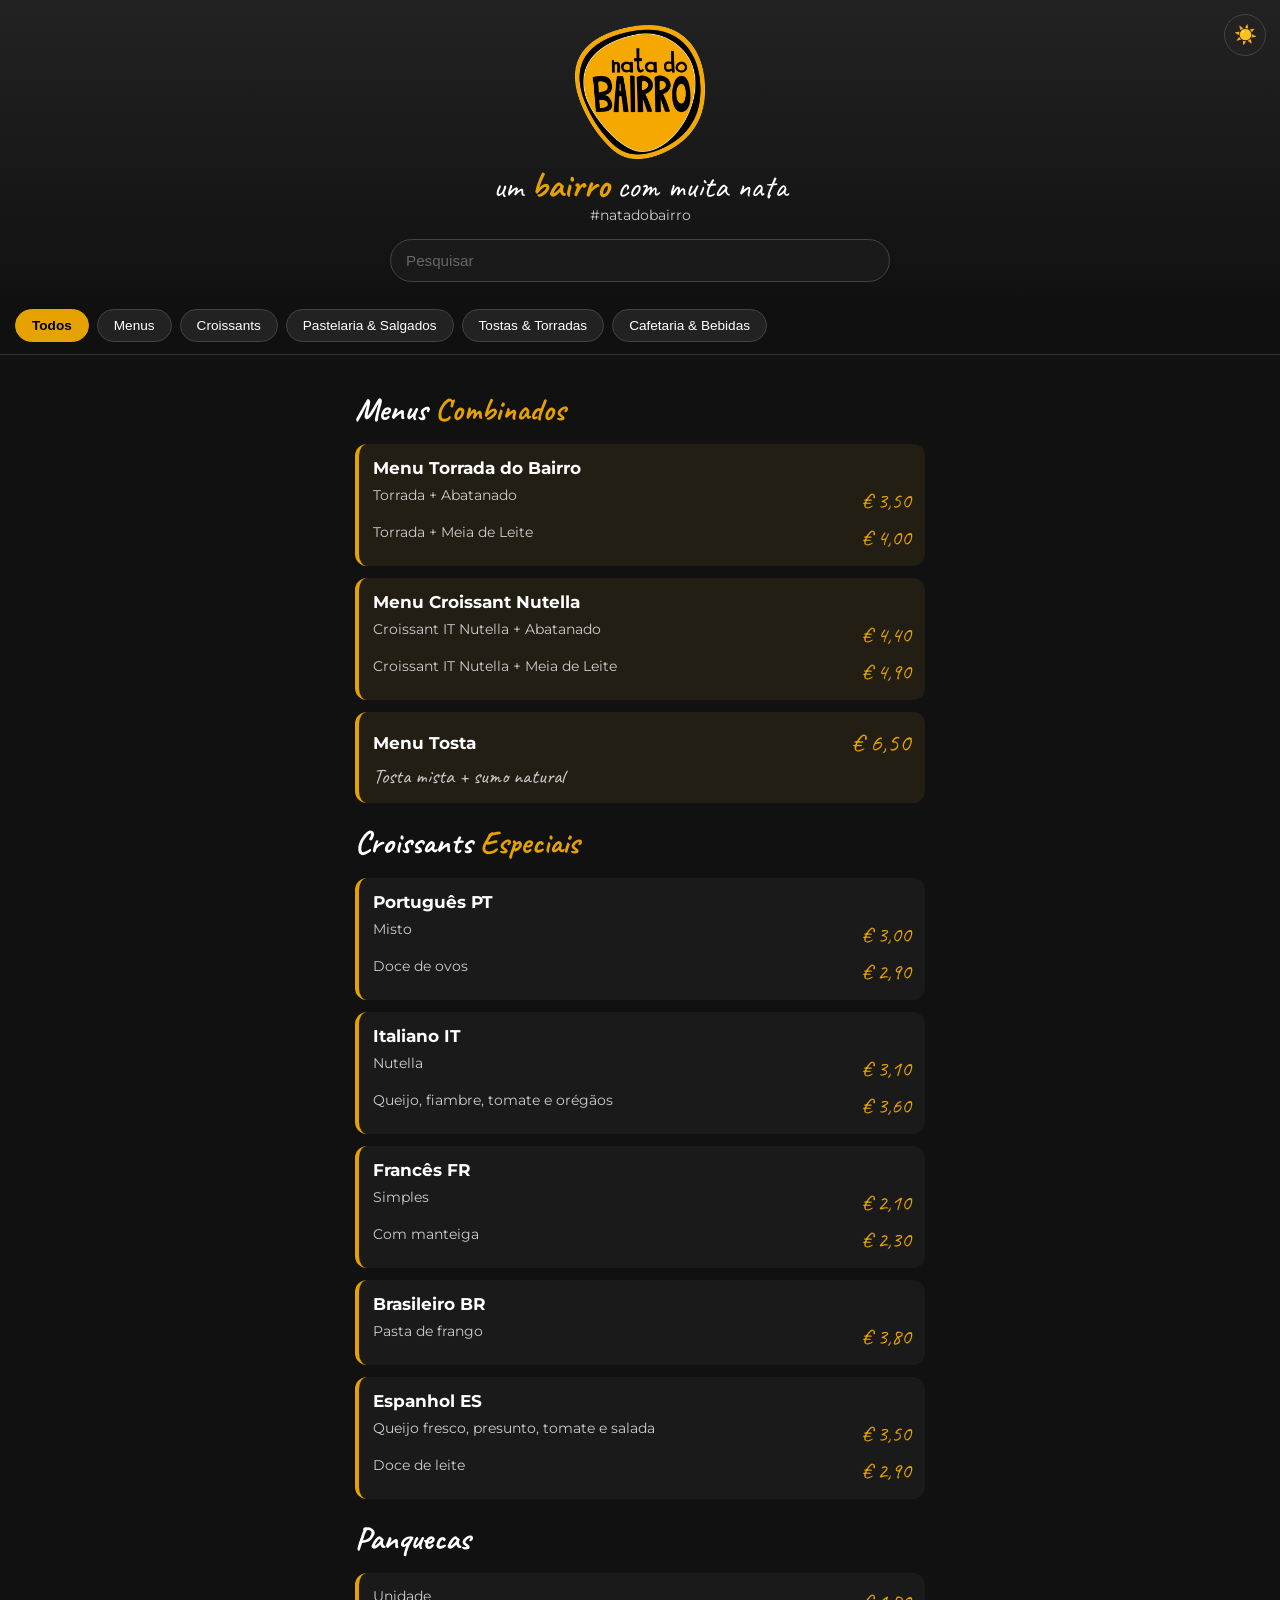
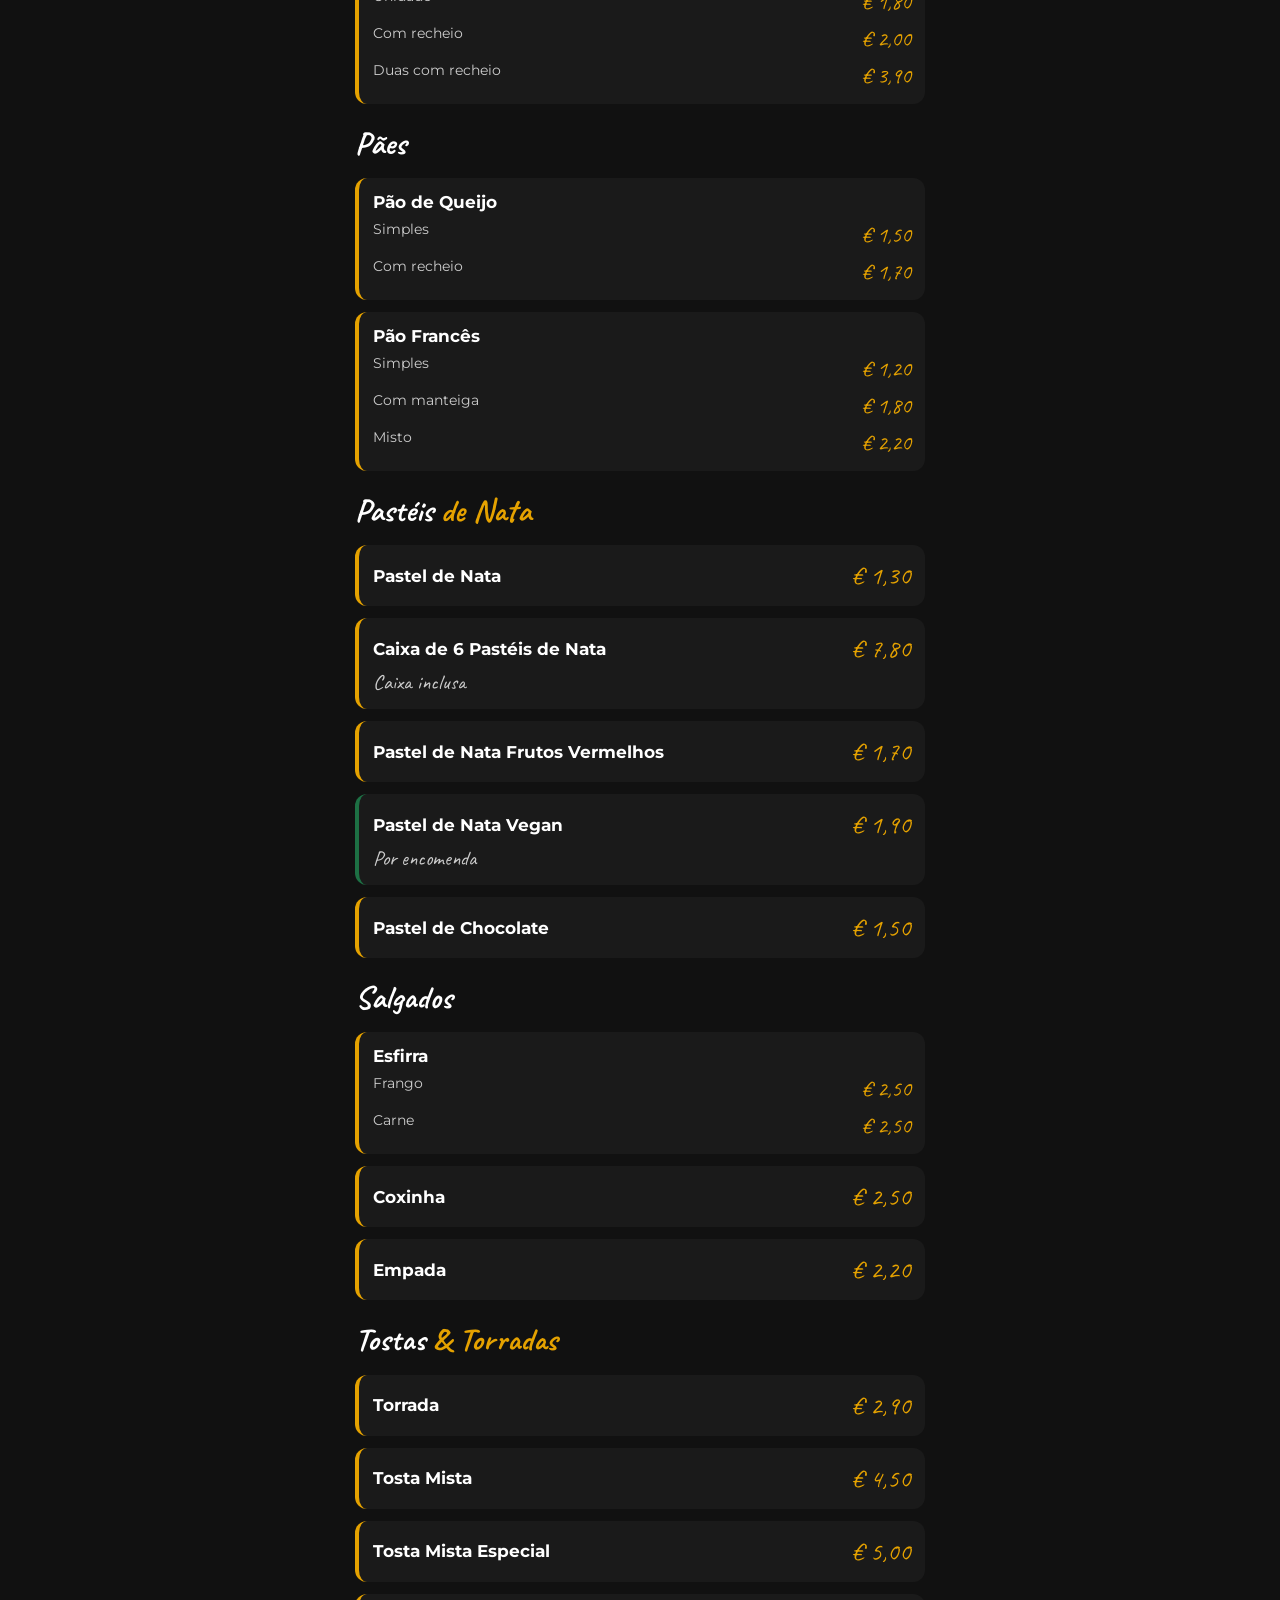
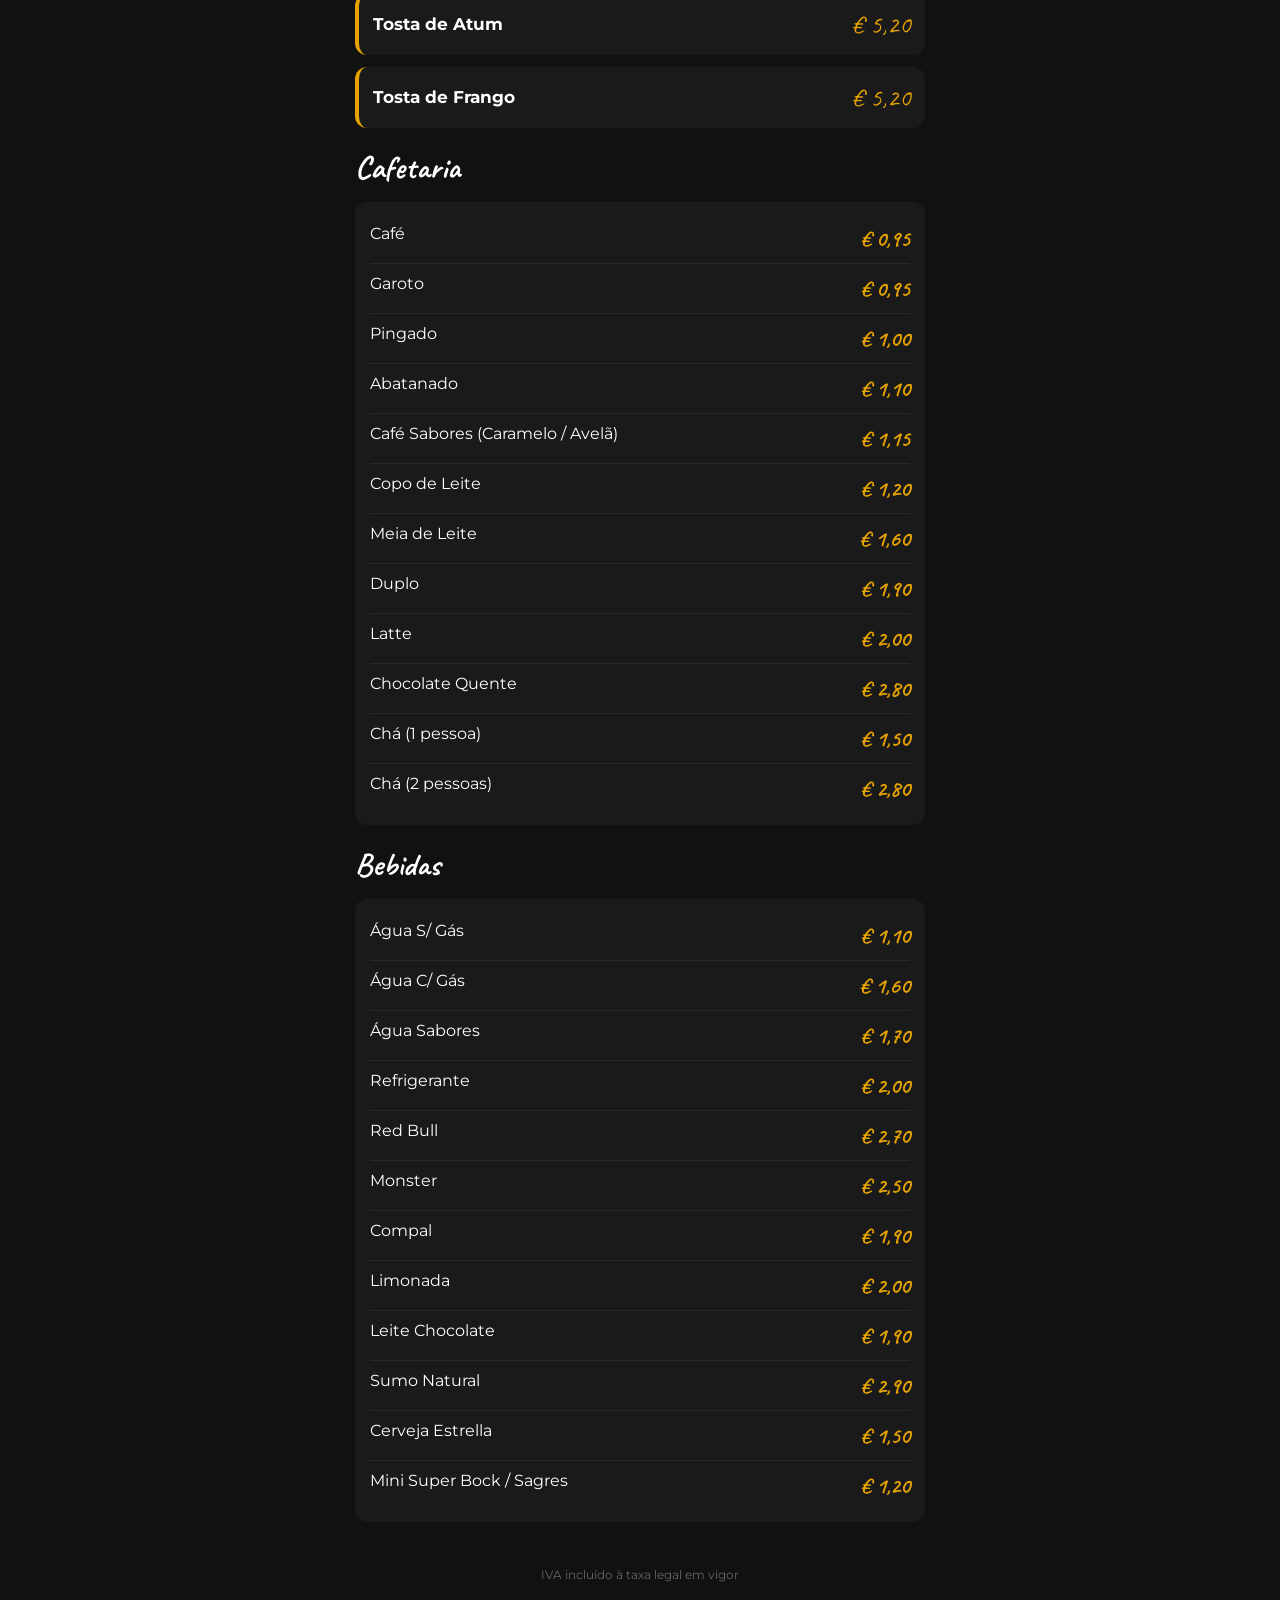
<file: index.html>
<!DOCTYPE html>
<html lang="pt-PT" data-theme="dark">
<head>
  <meta charset="UTF-8">
  <meta name="viewport" content="width=device-width, initial-scale=1.0">
  <meta name="theme-color" content="#111111">
  <title>Nata do Bairro - Menu Digital</title>

  <!-- Aplica o tema guardado antes de desenhar a página  -->
  <script>
    try {
      var t = localStorage.getItem('theme');
      if (t === 'light' || t === 'dark') document.documentElement.setAttribute('data-theme', t);
    } catch (e) {}
  </script>

  <link rel="stylesheet" href="style.css">
  <link rel="preconnect" href="https://fonts.googleapis.com">
  <link rel="preconnect" href="https://fonts.gstatic.com" crossorigin>
  <link href="https://fonts.googleapis.com/css2?family=Caveat:wght@700&family=Montserrat:wght@400;600;700&display=swap" rel="stylesheet">
</head>
<body>

  <header class="header">
    <button id="themeToggle" class="theme-toggle" onclick="toggleTheme()" aria-label="Mudar para tema claro" title="Mudar tema">
      <span class="icon-sun" aria-hidden="true">☀️</span>
      <span class="icon-moon" aria-hidden="true">🌙</span>
    </button>

    <div class="logo-area">
      <img src="logo.png" alt="Nata do Bairro" class="logo">
      <p class="tagline">um <b>bairro</b> com muita nata</p>
      <span class="hashtag">#natadobairro</span>
    </div>

    <div class="search-box">
      <input type="text" id="searchInput" placeholder="Pesquisar" oninput="searchMenu()">
      <button id="clearSearch" onclick="clearSearch()" style="display: none;" aria-label="Limpar pesquisa">✕</button>
    </div>
  </header>

  <nav class="categories-nav">
    <button class="nav-btn active" onclick="filterCategory('todos', event)">Todos</button>
    <button class="nav-btn" onclick="filterCategory('menus', event)">Menus</button>
    <button class="nav-btn" onclick="filterCategory('croissants', event)">Croissants</button>
    <button class="nav-btn" onclick="filterCategory('especiais', event)">Pastelaria & Salgados</button>
    <button class="nav-btn" onclick="filterCategory('tostas', event)">Tostas & Torradas</button>
    <button class="nav-btn" onclick="filterCategory('cafetaria', event)">Cafetaria & Bebidas</button>
  </nav>

  <div id="noResults" class="no-results" style="display: none;">
    <p>Nenhum produto encontrado para a sua pesquisa.</p>
  </div>

  <main class="menu-container">

    <!-- MENUS COMBINADOS -->
    <section class="menu-section" data-category="menus">
      <h2 class="section-title">Menus <span>Combinados</span></h2>

      <div class="card highlight" data-keywords="menu torrada do bairro abatanado meia de leite">
        <div class="card-header"><h3>Menu Torrada do Bairro</h3></div>
        <div class="card-details">
          <p>Torrada + Abatanado <span>€ 3,50</span></p>
          <p>Torrada + Meia de Leite <span>€ 4,00</span></p>
        </div>
      </div>

      <div class="card highlight" data-keywords="menu croissant nutella italiano abatanado meia de leite">
        <div class="card-header"><h3>Menu Croissant Nutella</h3></div>
        <div class="card-details">
          <p>Croissant IT Nutella + Abatanado <span>€ 4,40</span></p>
          <p>Croissant IT Nutella + Meia de Leite <span>€ 4,90</span></p>
        </div>
      </div>

      <div class="card highlight" data-keywords="menu tosta mista sumo natural laranja">
        <div class="card-header">
          <h3>Menu Tosta</h3>
          <span class="price">€ 6,50</span>
        </div>
        <p class="card-desc">Tosta mista + sumo natural</p>
      </div>
    </section>

    <!-- CROISSANTS -->
    <section class="menu-section" data-category="croissants">
      <h2 class="section-title">Croissants <span>Especiais</span></h2>

      <div class="card" data-keywords="croissant portugues misto doce de ovos">
        <div class="card-header"><h3>Português PT</h3></div>
        <div class="card-details">
          <p>Misto <span>€ 3,00</span></p>
          <p>Doce de ovos <span>€ 2,90</span></p>
        </div>
      </div>

      <div class="card" data-keywords="croissant italiano nutella queijo fiambre tomate oregano oregaos">
        <div class="card-header"><h3>Italiano IT</h3></div>
        <div class="card-details">
          <p>Nutella <span>€ 3,10</span></p>
          <p>Queijo, fiambre, tomate e orégãos <span>€ 3,60</span></p>
        </div>
      </div>

      <div class="card" data-keywords="croissant frances simples manteiga">
        <div class="card-header"><h3>Francês FR</h3></div>
        <div class="card-details">
          <p>Simples <span>€ 2,10</span></p>
          <p>Com manteiga <span>€ 2,30</span></p>
        </div>
      </div>

      <div class="card" data-keywords="croissant brasileiro frango pasta">
        <div class="card-header"><h3>Brasileiro BR</h3></div>
        <div class="card-details">
          <p>Pasta de frango <span>€ 3,80</span></p>
        </div>
      </div>

      <div class="card" data-keywords="croissant espanhol queijo fresco presunto tomate salada doce de leite">
        <div class="card-header"><h3>Espanhol ES</h3></div>
        <div class="card-details">
          <p>Queijo fresco, presunto, tomate e salada <span>€ 3,50</span></p>
          <!-- TODO: confirmar preço do Doce de leite com a chefe (não veio na lista) -->
          <p>Doce de leite <span>€ 2,90</span></p>
        </div>
      </div>
    </section>

    <!-- PANQUECAS -->
    <section class="menu-section" data-category="especiais">
      <h2 class="section-title">Panquecas</h2>

      <div class="card" data-keywords="panqueca unidade recheio doce">
        <div class="card-details first">
          <p>Unidade <span>€ 1,80</span></p>
          <p>Com recheio <span>€ 2,00</span></p>
          <p>Duas com recheio <span>€ 3,90</span></p>
        </div>
      </div>
    </section>

    <!-- PÃES -->
    <section class="menu-section" data-category="especiais">
      <h2 class="section-title">Pães</h2>

      <div class="card" data-keywords="pao de queijo recheio">
        <div class="card-header"><h3>Pão de Queijo</h3></div>
        <div class="card-details">
          <p>Simples <span>€ 1,50</span></p>
          <p>Com recheio <span>€ 1,70</span></p>
        </div>
      </div>

      <div class="card" data-keywords="pao frances manteiga misto">
        <div class="card-header"><h3>Pão Francês</h3></div>
        <div class="card-details">
          <p>Simples <span>€ 1,20</span></p>
          <p>Com manteiga <span>€ 1,80</span></p>
          <p>Misto <span>€ 2,20</span></p>
        </div>
      </div>
    </section>

    <!-- PASTÉIS DE NATA -->
    <section class="menu-section" data-category="especiais">
      <h2 class="section-title">Pastéis <span>de Nata</span></h2>

      <div class="card" data-keywords="pastel de nata unidade doce">
        <div class="card-header">
          <h3>Pastel de Nata</h3>
          <span class="price">€ 1,30</span>
        </div>
      </div>

      <div class="card" data-keywords="pastel de nata caixa 6 unidades seis">
        <div class="card-header">
          <h3>Caixa de 6 Pastéis de Nata</h3>
          <span class="price">€ 7,80</span>
        </div>
        <p class="card-desc">Caixa inclusa</p>
      </div>

      <div class="card" data-keywords="pastel de nata frutos vermelhos">
        <div class="card-header">
          <h3>Pastel de Nata Frutos Vermelhos</h3>
          <span class="price">€ 1,70</span>
        </div>
      </div>

      <div class="card vegan" data-keywords="pastel de nata vegan vegetariano sem lactose encomenda">
        <div class="card-header">
          <h3>Pastel de Nata Vegan</h3>
          <span class="price">€ 1,90</span>
        </div>
        <p class="card-desc">Por encomenda</p>
      </div>

      <div class="card" data-keywords="pastel de chocolate doce">
        <div class="card-header">
          <h3>Pastel de Chocolate</h3>
          <span class="price">€ 1,50</span>
        </div>
      </div>
    </section>

    <!-- SALGADOS -->
    <section class="menu-section" data-category="especiais">
      <h2 class="section-title">Salgados</h2>

      <div class="card" data-keywords="esfirra frango carne folhado salgado">
        <div class="card-header"><h3>Esfirra</h3></div>
        <div class="card-details">
          <p>Frango <span>€ 2,50</span></p>
          <p>Carne <span>€ 2,50</span></p>
        </div>
      </div>

      <div class="card" data-keywords="coxinha frango salgado">
        <div class="card-header">
          <h3>Coxinha</h3>
          <span class="price">€ 2,50</span>
        </div>
      </div>

      <div class="card" data-keywords="empada salgado">
        <div class="card-header">
          <h3>Empada</h3>
          <span class="price">€ 2,20</span>
        </div>
      </div>
    </section>

    <!-- TOSTAS & TORRADAS -->
    <section class="menu-section" data-category="tostas">
      <h2 class="section-title">Tostas <span>& Torradas</span></h2>

      <div class="card" data-keywords="torrada pao manteiga">
        <div class="card-header">
          <h3>Torrada</h3>
          <span class="price">€ 2,90</span>
        </div>
      </div>

      <div class="card" data-keywords="tosta mista queijo fiambre">
        <div class="card-header">
          <h3>Tosta Mista</h3>
          <span class="price">€ 4,50</span>
        </div>
      </div>

      <div class="card" data-keywords="tosta mista especial queijo fiambre">
        <div class="card-header">
          <h3>Tosta Mista Especial</h3>
          <span class="price">€ 5,00</span>
        </div>
      </div>

      <div class="card" data-keywords="tosta atum peixe">
        <div class="card-header">
          <h3>Tosta de Atum</h3>
          <span class="price">€ 5,20</span>
        </div>
      </div>

      <div class="card" data-keywords="tosta frango carne">
        <div class="card-header">
          <h3>Tosta de Frango</h3>
          <span class="price">€ 5,20</span>
        </div>
      </div>
    </section>

    <!-- CAFETARIA -->
    <section class="menu-section" data-category="cafetaria">
      <h2 class="section-title">Cafetaria</h2>

      <div class="menu-grid">
        <div class="item-row" data-keywords="cafe expresso bica"><span>Café</span> <strong>€ 0,95</strong></div>
        <div class="item-row" data-keywords="garoto cafe"><span>Garoto</span> <strong>€ 0,95</strong></div>
        <div class="item-row" data-keywords="cafe pingado"><span>Pingado</span> <strong>€ 1,00</strong></div>
        <div class="item-row" data-keywords="abatanado cafe"><span>Abatanado</span> <strong>€ 1,10</strong></div>
        <div class="item-row" data-keywords="cafe sabores caramelo avela"><span>Café Sabores (Caramelo / Avelã)</span> <strong>€ 1,15</strong></div>
        <div class="item-row" data-keywords="copo de leite"><span>Copo de Leite</span> <strong>€ 1,20</strong></div>
        <div class="item-row" data-keywords="meia de leite 1/2 cafe"><span>Meia de Leite</span> <strong>€ 1,60</strong></div>
        <div class="item-row" data-keywords="cafe duplo"><span>Duplo</span> <strong>€ 1,90</strong></div>
        <div class="item-row" data-keywords="latte macchiato cafe leite"><span>Latte</span> <strong>€ 2,00</strong></div>
        <div class="item-row" data-keywords="chocolate quente"><span>Chocolate Quente</span> <strong>€ 2,80</strong></div>
        <div class="item-row" data-keywords="cha 1 pessoa"><span>Chá (1 pessoa)</span> <strong>€ 1,50</strong></div>
        <div class="item-row" data-keywords="cha 2 pessoas"><span>Chá (2 pessoas)</span> <strong>€ 2,80</strong></div>
      </div>
    </section>

    <!-- BEBIDAS -->
    <section class="menu-section" data-category="cafetaria">
      <h2 class="section-title">Bebidas</h2>

      <div class="menu-grid">
        <div class="item-row" data-keywords="agua sem gas"><span>Água S/ Gás</span> <strong>€ 1,10</strong></div>
        <div class="item-row" data-keywords="agua com gas"><span>Água C/ Gás</span> <strong>€ 1,60</strong></div>
        <div class="item-row" data-keywords="agua com gas sabores"><span>Água Sabores</span> <strong>€ 1,70</strong></div>
        <div class="item-row" data-keywords="refrigerante coca cola fanta sprite guarana"><span>Refrigerante</span> <strong>€ 2,00</strong></div>
        <div class="item-row" data-keywords="red bull energetica"><span>Red Bull</span> <strong>€ 2,70</strong></div>
        <div class="item-row" data-keywords="monster energetica"><span>Monster</span> <strong>€ 2,50</strong></div>
        <div class="item-row" data-keywords="compal sumo nectar"><span>Compal</span> <strong>€ 1,90</strong></div>
        <div class="item-row" data-keywords="limonada sumo limao"><span>Limonada</span> <strong>€ 2,00</strong></div>
        <div class="item-row" data-keywords="leite chocolate ucal"><span>Leite Chocolate</span> <strong>€ 1,90</strong></div>
        <div class="item-row" data-keywords="sumo natural laranja"><span>Sumo Natural</span> <strong>€ 2,90</strong></div>
        <div class="item-row" data-keywords="cerveja estrella"><span>Cerveja Estrella</span> <strong>€ 1,50</strong></div>
        <div class="item-row" data-keywords="cerveja mini super bock sagres"><span>Mini Super Bock / Sagres</span> <strong>€ 1,20</strong></div>
      </div>
    </section>

  </main>

  <footer>
    <p>IVA incluído à taxa legal em vigor</p>
  </footer>

  <script src="main.js"></script>
</body>
</html>
</file>
<file: style.css>
/* ===== Tema escuro (padrão) ===== */
:root,
:root[data-theme="dark"] {
  --primary-color: #e5a200;
  --bg-dark: #111111;
  --bg-header: #222222;
  --bg-card: #1a1a1a;
  --bg-highlight: #221e14;
  --bg-input: #1a1a1a;
  --bg-btn: #222222;
  --bg-nav: rgba(17, 17, 17, 0.95);
  --text-light: #ffffff;
  --text-muted: #cccccc;
  --text-faint: #666666;
  --border: #333333;
  --border-soft: #2a2a2a;
  --border-input: #444444;
  --btn-active-text: #000000;
  --card-shadow: none;
  --accent-green: #1d7044;
  --font-hand: 'Caveat', cursive;
  --font-main: 'Montserrat', sans-serif;
  color-scheme: dark;
}

/* ===== Tema claro ===== */
:root[data-theme="light"] {
  --primary-color: #e8890c;
  --bg-dark: #f6f6f9;
  --bg-header: #ffffff;
  --bg-card: #ffffff;
  --bg-highlight: #ffffff;
  --bg-input: #ffffff;
  --bg-btn: #ffffff;
  --bg-nav: rgba(255, 255, 255, 0.96);
  --text-light: #111111;
  --text-muted: #444444;
  --text-faint: #888888;
  --border: #e4e4e8;
  --border-soft: #eeeeee;
  --border-input: #cfcfd4;
  --btn-active-text: #111111;
  --card-shadow: 0 2px 10px rgba(0, 0, 0, 0.09);
  color-scheme: light;
}

* { box-sizing: border-box; margin: 0; padding: 0; }

body {
  background-color: var(--bg-dark);
  color: var(--text-light);
  font-family: var(--font-main);
  padding-bottom: 40px;
  transition: background-color 0.3s, color 0.3s;
}

/* Header */
.header {
  position: relative;
  text-align: center;
  padding: 25px 15px 15px;
  background: var(--bg-header);
  transition: background-color 0.3s;
}

:root[data-theme="dark"] .header {
  background: linear-gradient(180deg, #222 0%, var(--bg-dark) 100%);
}

.logo {
  width: 130px;
  height: auto;
  display: block;
  margin: 0 auto 6px;
}

.tagline {
  font-family: var(--font-hand);
  font-size: 2rem;
  line-height: 1.1;
  color: var(--text-light);
}

.tagline b {
  color: var(--primary-color);
  font-weight: 700;
  font-size: 2.3rem;
}

.hashtag {
  font-size: 0.85rem;
  color: var(--text-muted);
}

/* Botão de tema */
.theme-toggle {
  position: absolute;
  top: 14px;
  right: 14px;
  width: 42px;
  height: 42px;
  border-radius: 50%;
  border: 1px solid var(--border-input);
  background: var(--bg-btn);
  font-size: 1.15rem;
  cursor: pointer;
  display: flex;
  align-items: center;
  justify-content: center;
  box-shadow: var(--card-shadow);
  transition: transform 0.2s, border-color 0.2s;
}

.theme-toggle:hover { border-color: var(--primary-color); }
.theme-toggle:active { transform: scale(0.92); }
.theme-toggle:focus-visible,
.nav-btn:focus-visible,
.search-box input:focus-visible { outline: 2px solid var(--primary-color); outline-offset: 2px; }

/* mostra o ícone do tema para o qual se vai mudar */
.icon-moon { display: none; }
:root[data-theme="dark"] .icon-sun { display: inline; }
:root[data-theme="dark"] .icon-moon { display: none; }
:root[data-theme="light"] .icon-sun { display: none; }
:root[data-theme="light"] .icon-moon { display: inline; }

/* Barra de Pesquisa */
.search-box {
  position: relative;
  max-width: 500px;
  margin: 15px auto 0;
}

.search-box input {
  width: 100%;
  padding: 12px 40px 12px 15px;
  border-radius: 25px;
  border: 1px solid var(--border-input);
  background: var(--bg-input);
  color: var(--text-light);
  font-size: 0.95rem;
  outline: none;
  transition: border-color 0.3s, background-color 0.3s;
}

.search-box input::placeholder { color: var(--text-faint); }
.search-box input:focus { border-color: var(--primary-color); }

#clearSearch {
  position: absolute;
  right: 15px;
  top: 50%;
  transform: translateY(-50%);
  background: none;
  border: none;
  color: var(--text-faint);
  font-size: 1.1rem;
  cursor: pointer;
}

/* Navegação Categorias (Sticky) */
.categories-nav {
  display: flex;
  overflow-x: auto;
  gap: 8px;
  padding: 12px 15px;
  position: sticky;
  top: 0;
  background-color: var(--bg-nav);
  backdrop-filter: blur(5px);
  z-index: 100;
  border-bottom: 1px solid var(--border);
  transition: background-color 0.3s;
}

.categories-nav::-webkit-scrollbar { display: none; }

.nav-btn {
  background: var(--bg-btn);
  color: var(--text-light);
  border: 1px solid var(--border-input);
  padding: 8px 16px;
  border-radius: 20px;
  white-space: nowrap;
  font-size: 0.85rem;
  cursor: pointer;
  transition: 0.2s;
}

.nav-btn.active, .nav-btn:hover {
  background: var(--primary-color);
  color: var(--btn-active-text);
  font-weight: 600;
  border-color: var(--primary-color);
}

/* Layout do Menu */
.menu-container {
  max-width: 600px;
  margin: 0 auto;
  padding: 15px;
}

.section-title {
  font-family: var(--font-hand);
  font-size: 2rem;
  line-height: 1.1;
  color: var(--text-light);
  margin: 22px 0 12px;
  padding-bottom: 5px;
}

.section-title span { color: var(--primary-color); }

.card {
  background: var(--bg-card);
  border-radius: 12px;
  padding: 14px;
  margin-bottom: 12px;
  border-left: 4px solid var(--primary-color);
  box-shadow: var(--card-shadow);
  transition: background-color 0.3s;
}

.card.highlight { background: var(--bg-highlight); }
.card.vegan { border-left-color: var(--accent-green); }

.card-header {
  display: flex;
  justify-content: space-between;
  align-items: center;
  gap: 12px;
}

.card-header h3 { font-size: 1.05rem; }

.card-desc {
  font-family: var(--font-hand);
  color: var(--text-muted);
  font-size: 1.3rem;
  margin-top: 4px;
}

.price {
  font-family: var(--font-hand);
  font-size: 1.6rem;
  color: var(--primary-color);
  white-space: nowrap;
}

.card-details p {
  display: flex;
  justify-content: space-between;
  gap: 12px;
  color: var(--text-muted);
  font-size: 0.9rem;
  margin-top: 8px;
}

.card-details.first p:first-child { margin-top: 0; }

.card-details p span {
  font-family: var(--font-hand);
  font-size: 1.4rem;
  color: var(--primary-color);
  white-space: nowrap;
}

/* Listas de Cafetaria e Bebidas */
.menu-grid {
  background: var(--bg-card);
  border-radius: 12px;
  padding: 12px 15px;
  box-shadow: var(--card-shadow);
}

.item-row {
  display: flex;
  justify-content: space-between;
  gap: 12px;
  padding: 10px 0;
  border-bottom: 1px solid var(--border-soft);
}

.item-row:last-child { border-bottom: none; }

.item-row strong {
  font-family: var(--font-hand);
  font-size: 1.4rem;
  color: var(--primary-color);
  white-space: nowrap;
}

.no-results {
  text-align: center;
  padding: 40px 20px;
  color: var(--text-muted);
  font-size: 1rem;
}

footer {
  text-align: center;
  margin-top: 30px;
  font-size: 0.75rem;
  color: var(--text-faint);
}
</file>
